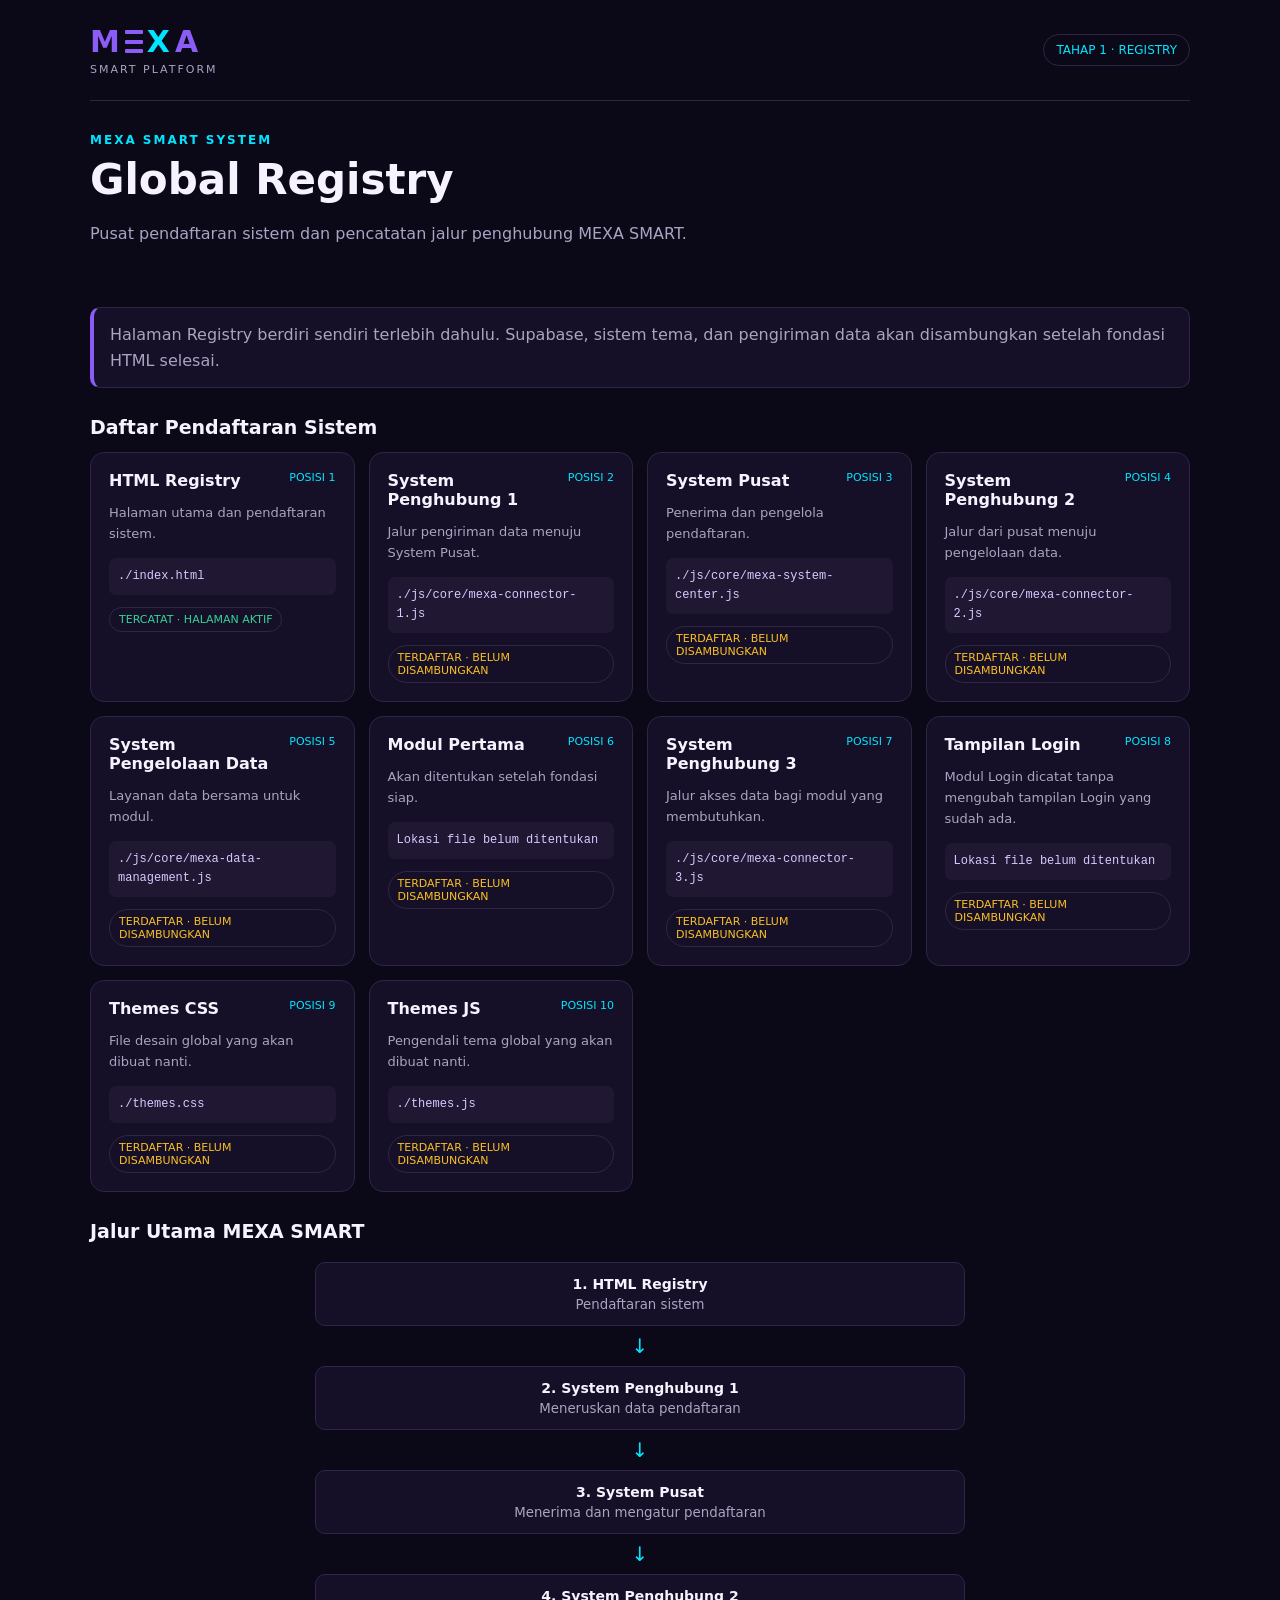
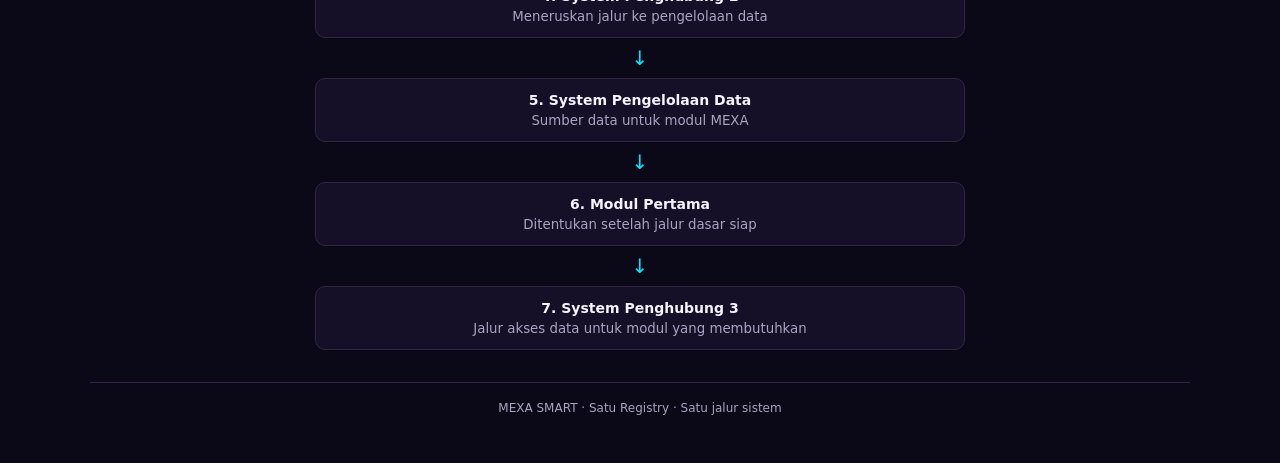
<file: Index.html>
<!DOCTYPE html>
<html lang="id">
<head>
  <meta charset="UTF-8">
  <meta name="viewport" content="width=device-width, initial-scale=1">
  <meta name="theme-color" content="#0b0818">

  <title>MEXA SMART — Global Registry</title>

  <!--
    TAHAP 1: HTML REGISTRY
    Tema dan Supabase disambungkan pada tahap berikutnya.
  -->

  <style>
    :root {
      color-scheme: dark;
      --bg: #0b0818;
      --panel: #151027;
      --panel2: #201832;
      --border: #302544;
      --text: #f6f3ff;
      --muted: #aaa4c2;
      --primary: #8b5cf6;
      --accent: #00e5ff;
      --success: #34d399;
      --warning: #fbbf24;
    }

    * {
      box-sizing: border-box;
    }

    body {
      margin: 0;
      min-height: 100vh;
      background: var(--bg);
      color: var(--text);
      font-family: system-ui, -apple-system, "Segoe UI",
        sans-serif;
    }

    button {
      font: inherit;
    }

    .app {
      width: min(1100px, calc(100% - 32px));
      margin: auto;
      padding: 24px 0 48px;
    }

    .header {
      display: flex;
      align-items: center;
      justify-content: space-between;
      gap: 18px;
      padding-bottom: 24px;
      border-bottom: 1px solid var(--border);
    }

    .brand {
      display: flex;
      align-items: center;
      gap: 4px;
      font-size: 30px;
      font-weight: 900;
      letter-spacing: 1px;
    }

    .brand-main {
      color: var(--primary);
    }

    .brand-x {
      color: var(--accent);
    }

    /* Huruf E dibentuk dari tepat tiga strip */
    .brand-e {
      display: flex;
      flex-direction: column;
      justify-content: space-between;
      width: 18px;
      height: 25px;
      padding: 1px 0;
    }

    .brand-e span {
      display: block;
      height: 4px;
      width: 100%;
      background: var(--primary);
      border-radius: 1px;
    }

    .brand-caption {
      margin-top: 4px;
      color: var(--muted);
      font-size: 11px;
      letter-spacing: 2px;
    }

    .header-status {
      padding: 8px 12px;
      border: 1px solid var(--border);
      border-radius: 20px;
      color: var(--accent);
      font-size: 12px;
      white-space: nowrap;
    }

    .intro {
      padding: 32px 0 24px;
    }

    .eyebrow {
      color: var(--accent);
      font-size: 12px;
      font-weight: 800;
      letter-spacing: 2px;
    }

    h1 {
      margin: 8px 0;
      font-size: clamp(28px, 5vw, 42px);
    }

    .intro p,
    .muted {
      color: var(--muted);
      line-height: 1.7;
    }

    .notice {
      margin: 20px 0;
      padding: 14px 16px;
      border: 1px solid var(--border);
      border-left: 4px solid var(--primary);
      border-radius: 10px;
      background: var(--panel);
      color: var(--muted);
      line-height: 1.6;
    }

    .section-heading {
      margin: 28px 0 14px;
      font-size: 19px;
    }

    .registry-grid {
      display: grid;
      grid-template-columns:
        repeat(auto-fit, minmax(min(100%, 260px), 1fr));
      gap: 14px;
    }

    .registry-card {
      min-width: 0;
      padding: 18px;
      background: var(--panel);
      border: 1px solid var(--border);
      border-radius: 14px;
    }

    .card-top {
      display: flex;
      justify-content: space-between;
      align-items: flex-start;
      gap: 12px;
    }

    .registry-card h3 {
      margin: 0;
      font-size: 16px;
    }

    .position {
      color: var(--accent);
      font-size: 11px;
      white-space: nowrap;
    }

    .registry-card p {
      color: var(--muted);
      font-size: 13px;
      line-height: 1.6;
    }

    .file-path {
      display: block;
      overflow-wrap: anywhere;
      margin-top: 12px;
      padding: 9px;
      border-radius: 7px;
      background: var(--panel2);
      color: #d8c8ff;
      font: 12px/1.6 ui-monospace, monospace;
    }

    .status {
      display: inline-flex;
      margin-top: 12px;
      padding: 5px 9px;
      border: 1px solid var(--border);
      border-radius: 20px;
      font-size: 11px;
      color: var(--warning);
    }

    .status.ready {
      color: var(--success);
    }

    .flow {
      display: grid;
      grid-template-columns: 1fr;
      gap: 8px;
      max-width: 650px;
      margin: 20px auto 0;
    }

    .flow-step {
      padding: 13px 16px;
      text-align: center;
      background: var(--panel);
      border: 1px solid var(--border);
      border-radius: 10px;
    }

    .flow-step strong {
      display: block;
      font-size: 14px;
    }

    .flow-step small {
      display: block;
      margin-top: 5px;
      color: var(--muted);
      overflow-wrap: anywhere;
    }

    .arrow {
      color: var(--accent);
      text-align: center;
      font-size: 20px;
    }

    .footer {
      margin-top: 32px;
      padding-top: 18px;
      border-top: 1px solid var(--border);
      color: var(--muted);
      font-size: 12px;
      text-align: center;
    }

    @media (max-width: 520px) {
      .app {
        width: calc(100% - 24px);
        padding-top: 16px;
      }

      .header {
        align-items: flex-start;
      }

      .brand {
        font-size: 25px;
      }

      .header-status {
        font-size: 10px;
      }
    }
  </style>
</head>

<body>
  <main class="app">

    <header class="header">
      <div>
        <div class="brand" aria-label="MEXA">
          <span class="brand-main">M</span>

          <span class="brand-e" aria-label="E">
            <span></span>
            <span></span>
            <span></span>
          </span>

          <span class="brand-x">X</span>
          <span class="brand-main">A</span>
        </div>

        <div class="brand-caption">SMART PLATFORM</div>
      </div>

      <div class="header-status">
        TAHAP 1 · REGISTRY
      </div>
    </header>

    <section class="intro">
      <div class="eyebrow">MEXA SMART SYSTEM</div>
      <h1>Global Registry</h1>
      <p>
        Pusat pendaftaran sistem dan pencatatan jalur
        penghubung MEXA SMART.
      </p>
    </section>

    <div class="notice">
      Halaman Registry berdiri sendiri terlebih dahulu.
      Supabase, sistem tema, dan pengiriman data akan
      disambungkan setelah fondasi HTML selesai.
    </div>

    <section aria-labelledby="registry-title">
      <h2 class="section-heading" id="registry-title">
        Daftar Pendaftaran Sistem
      </h2>

      <div
        class="registry-grid"
        id="registry-list"
        aria-live="polite"
      ></div>
    </section>

    <section aria-labelledby="flow-title">
      <h2 class="section-heading" id="flow-title">
        Jalur Utama MEXA SMART
      </h2>

      <div class="flow" id="registry-flow">
        <div class="flow-step">
          <strong>1. HTML Registry</strong>
          <small>Pendaftaran sistem</small>
        </div>

        <div class="arrow" aria-hidden="true">↓</div>

        <div class="flow-step">
          <strong>2. System Penghubung 1</strong>
          <small>Meneruskan data pendaftaran</small>
        </div>

        <div class="arrow" aria-hidden="true">↓</div>

        <div class="flow-step">
          <strong>3. System Pusat</strong>
          <small>Menerima dan mengatur pendaftaran</small>
        </div>

        <div class="arrow" aria-hidden="true">↓</div>

        <div class="flow-step">
          <strong>4. System Penghubung 2</strong>
          <small>Meneruskan jalur ke pengelolaan data</small>
        </div>

        <div class="arrow" aria-hidden="true">↓</div>

        <div class="flow-step">
          <strong>5. System Pengelolaan Data</strong>
          <small>Sumber data untuk modul MEXA</small>
        </div>

        <div class="arrow" aria-hidden="true">↓</div>

        <div class="flow-step">
          <strong>6. Modul Pertama</strong>
          <small>Ditentukan setelah jalur dasar siap</small>
        </div>

        <div class="arrow" aria-hidden="true">↓</div>

        <div class="flow-step">
          <strong>7. System Penghubung 3</strong>
          <small>Jalur akses data untuk modul yang membutuhkan</small>
        </div>
      </div>
    </section>

    <footer class="footer">
      MEXA SMART · Satu Registry · Satu jalur sistem
    </footer>

  </main>

  <script>
  (function (window, document) {
    "use strict";

    const VERSION = "1.0.0";

    /*
     * REGISTRY TAHAP 1
     *
     * Nama file dicatat dahulu.
     * File lain belum dimuat atau dijalankan di tahap ini.
     */
    const entries = [
      {
        name: "html-registry",
        title: "HTML Registry",
        position: 1,
        category: "core",
        file: "./index.html",
        description: "Halaman utama dan pendaftaran sistem.",
        status: "ready"
      },
      {
        name: "connector-1",
        title: "System Penghubung 1",
        position: 2,
        category: "connector",
        file: "./js/core/mexa-connector-1.js",
        description: "Jalur pengiriman data menuju System Pusat.",
        status: "registered"
      },
      {
        name: "system-center",
        title: "System Pusat",
        position: 3,
        category: "core",
        file: "./js/core/mexa-system-center.js",
        description: "Penerima dan pengelola pendaftaran.",
        status: "registered"
      },
      {
        name: "connector-2",
        title: "System Penghubung 2",
        position: 4,
        category: "connector",
        file: "./js/core/mexa-connector-2.js",
        description: "Jalur dari pusat menuju pengelolaan data.",
        status: "registered"
      },
      {
        name: "data-management",
        title: "System Pengelolaan Data",
        position: 5,
        category: "data",
        file: "./js/core/mexa-data-management.js",
        description: "Layanan data bersama untuk modul.",
        status: "registered"
      },
      {
        name: "first-module",
        title: "Modul Pertama",
        position: 6,
        category: "module",
        file: null,
        description: "Akan ditentukan setelah fondasi siap.",
        status: "registered"
      },
      {
        name: "connector-3",
        title: "System Penghubung 3",
        position: 7,
        category: "connector",
        file: "./js/core/mexa-connector-3.js",
        description: "Jalur akses data bagi modul yang membutuhkan.",
        status: "registered"
      },
      {
        name: "login",
        title: "Tampilan Login",
        position: 8,
        category: "module",
        file: null,
        description:
          "Modul Login dicatat tanpa mengubah tampilan Login yang sudah ada.",
        status: "registered"
      },
      {
        name: "themes-css",
        title: "Themes CSS",
        position: 9,
        category: "design",
        file: "./themes.css",
        description: "File desain global yang akan dibuat nanti.",
        status: "registered"
      },
      {
        name: "themes-js",
        title: "Themes JS",
        position: 10,
        category: "design",
        file: "./themes.js",
        description: "Pengendali tema global yang akan dibuat nanti.",
        status: "registered"
      }
    ];

    const records = new Map();

    function normalizeName(value) {
      if (typeof value !== "string" || !value.trim()) {
        throw new TypeError("Nama Registry wajib diisi.");
      }

      return value.trim().toLowerCase();
    }

    function clone(record) {
      return { ...record };
    }

    function register(definition) {
      if (
        !definition ||
        typeof definition !== "object" ||
        Array.isArray(definition)
      ) {
        throw new TypeError(
          "Data pendaftaran harus berupa objek."
        );
      }

      const name = normalizeName(definition.name);

      if (records.has(name)) {
        throw new Error(
          'Registry "' + name + '" sudah terdaftar.'
        );
      }

      const record = {
        name: name,
        title: definition.title || name,
        position: Number.isFinite(definition.position)
          ? definition.position
          : 100,
        category: definition.category || "module",
        file: definition.file || null,
        description: definition.description || "",
        status: definition.status || "registered"
      };

      records.set(name, record);
      render();

      return clone(record);
    }

    function get(name) {
      const record = records.get(normalizeName(name));
      return record ? clone(record) : null;
    }

    function list() {
      return Array.from(records.values())
        .sort((a, b) => a.position - b.position)
        .map(clone);
    }

    function getStatus() {
      return {
        name: "MEXA HTML Registry",
        version: VERSION,
        ready: true,
        total: records.size
      };
    }

    /*
     * Konfigurasi tujuan Penghubung 1.
     * Ini baru metadata jalur, belum mengirim data.
     */
    function getConnectorRoute() {
      return {
        name: "connector-1",
        file: "./js/core/mexa-connector-1.js",
        destination: "system-center",
        method: "receiveRegistration"
      };
    }

    function render() {
      const container = document.getElementById("registry-list");

      if (!container) return;

      container.replaceChildren();

      list().forEach(record => {
        const card = document.createElement("article");
        card.className = "registry-card";

        const top = document.createElement("div");
        top.className = "card-top";

        const title = document.createElement("h3");
        title.textContent = record.title;

        const position = document.createElement("span");
        position.className = "position";
        position.textContent =
          Number.isFinite(record.position)
            ? "POSISI " + record.position
            : "GLOBAL";

        top.append(title, position);

        const description = document.createElement("p");
        description.textContent = record.description;

        const path = document.createElement("code");
        path.className = "file-path";
        path.textContent =
          record.file || "Lokasi file belum ditentukan";

        const status = document.createElement("span");
        status.className =
          record.status === "ready"
            ? "status ready"
            : "status";

        status.textContent =
          record.status === "ready"
            ? "TERCATAT · HALAMAN AKTIF"
            : "TERDAFTAR · BELUM DISAMBUNGKAN";

        card.append(top, description, path, status);
        container.appendChild(card);
      });
    }

    entries.forEach(entry => {
      records.set(entry.name, clone(entry));
    });

    window.MEXA_HTML_REGISTRY = Object.freeze({
      version: VERSION,
      register,
      get,
      list,
      getStatus,
      getConnectorRoute
    });

    render();

    console.log(
      "[MEXA REGISTRY] Siap:",
      getStatus()
    );

  })(window, document);
  </script>
</body>
</html>
</file>
